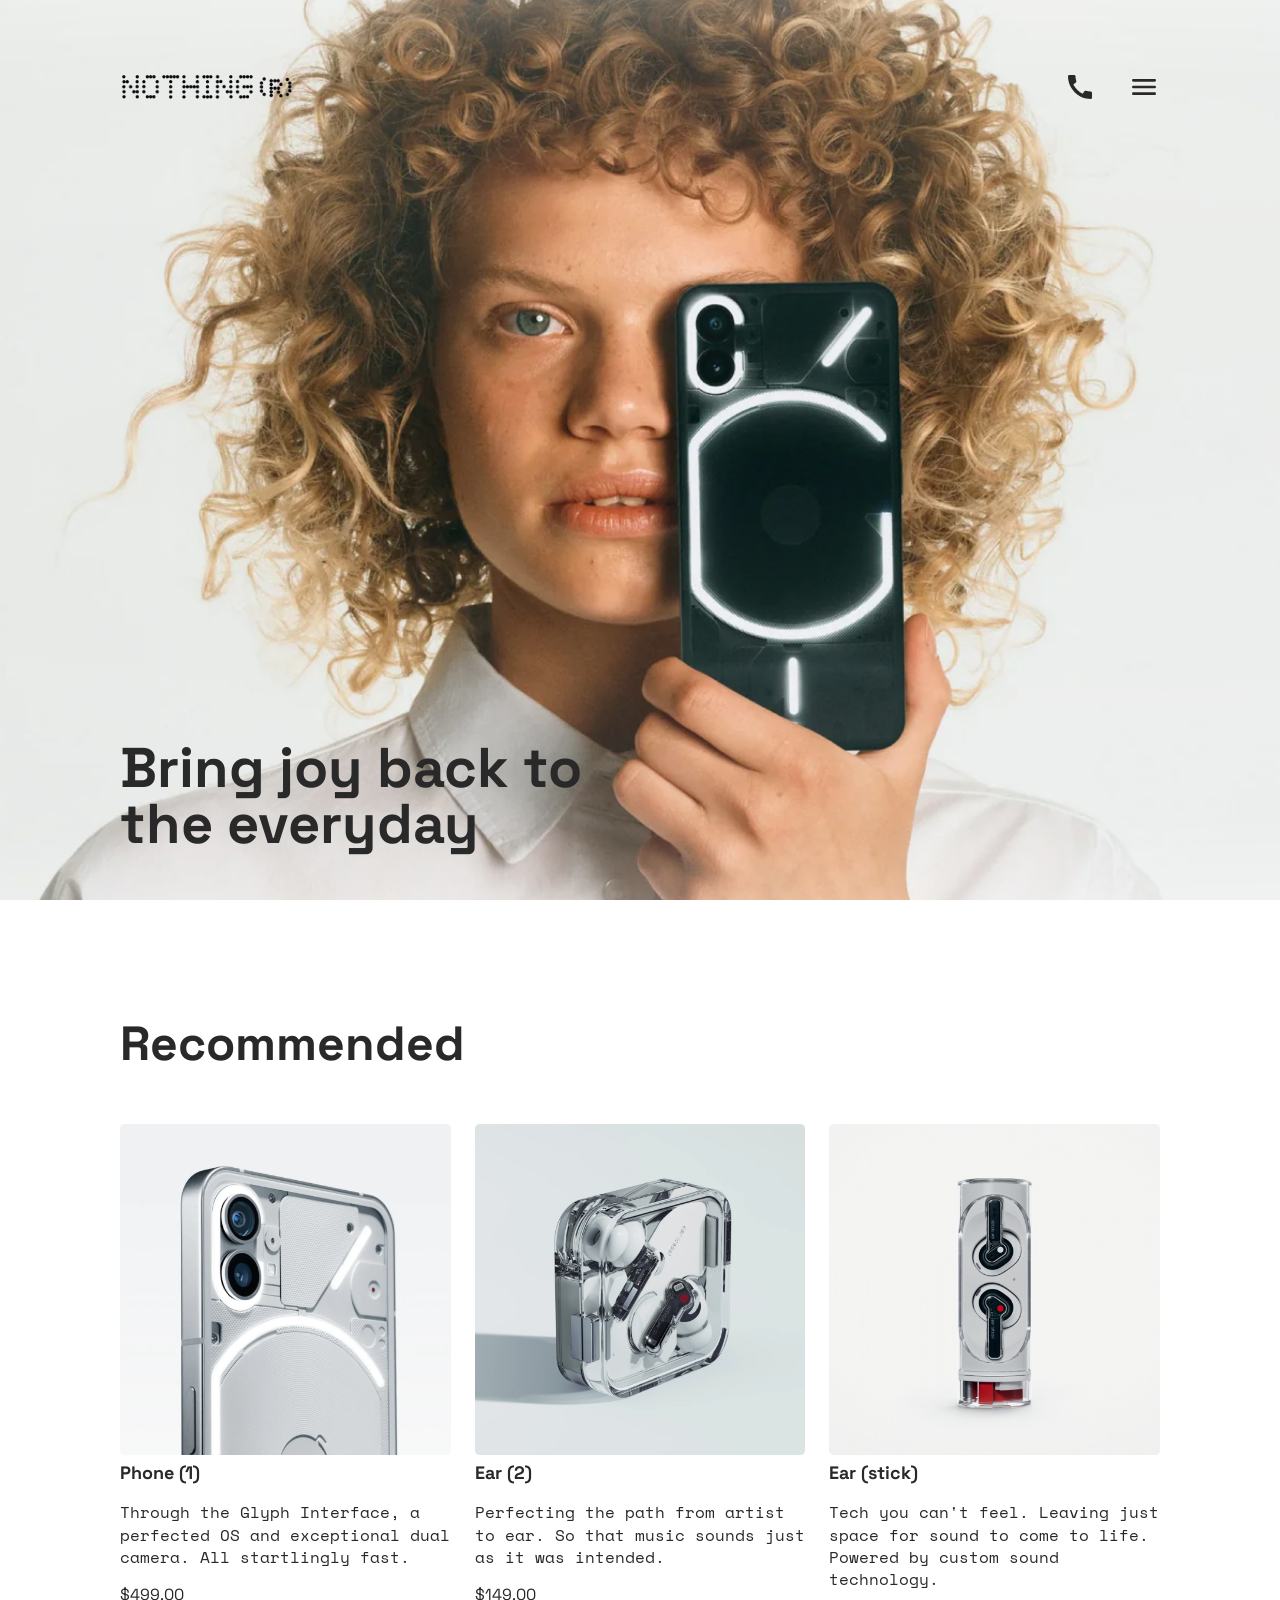
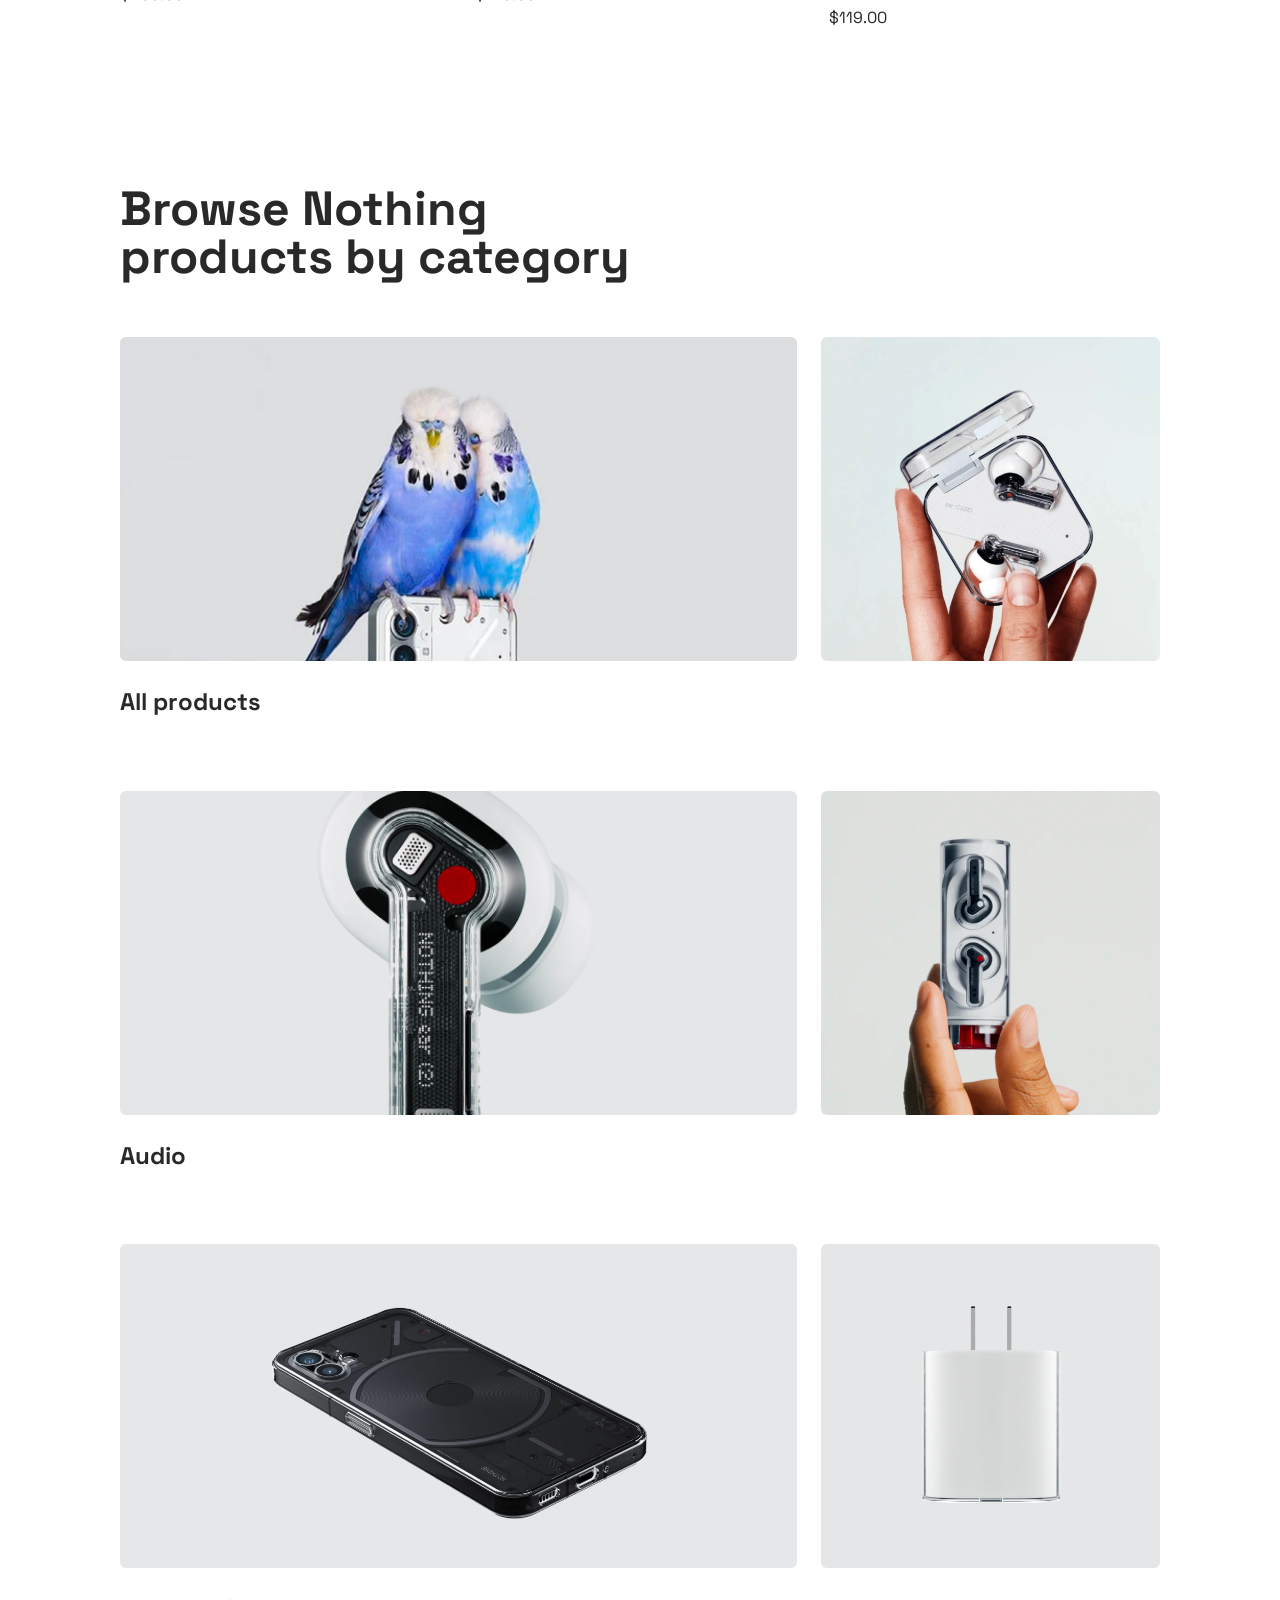
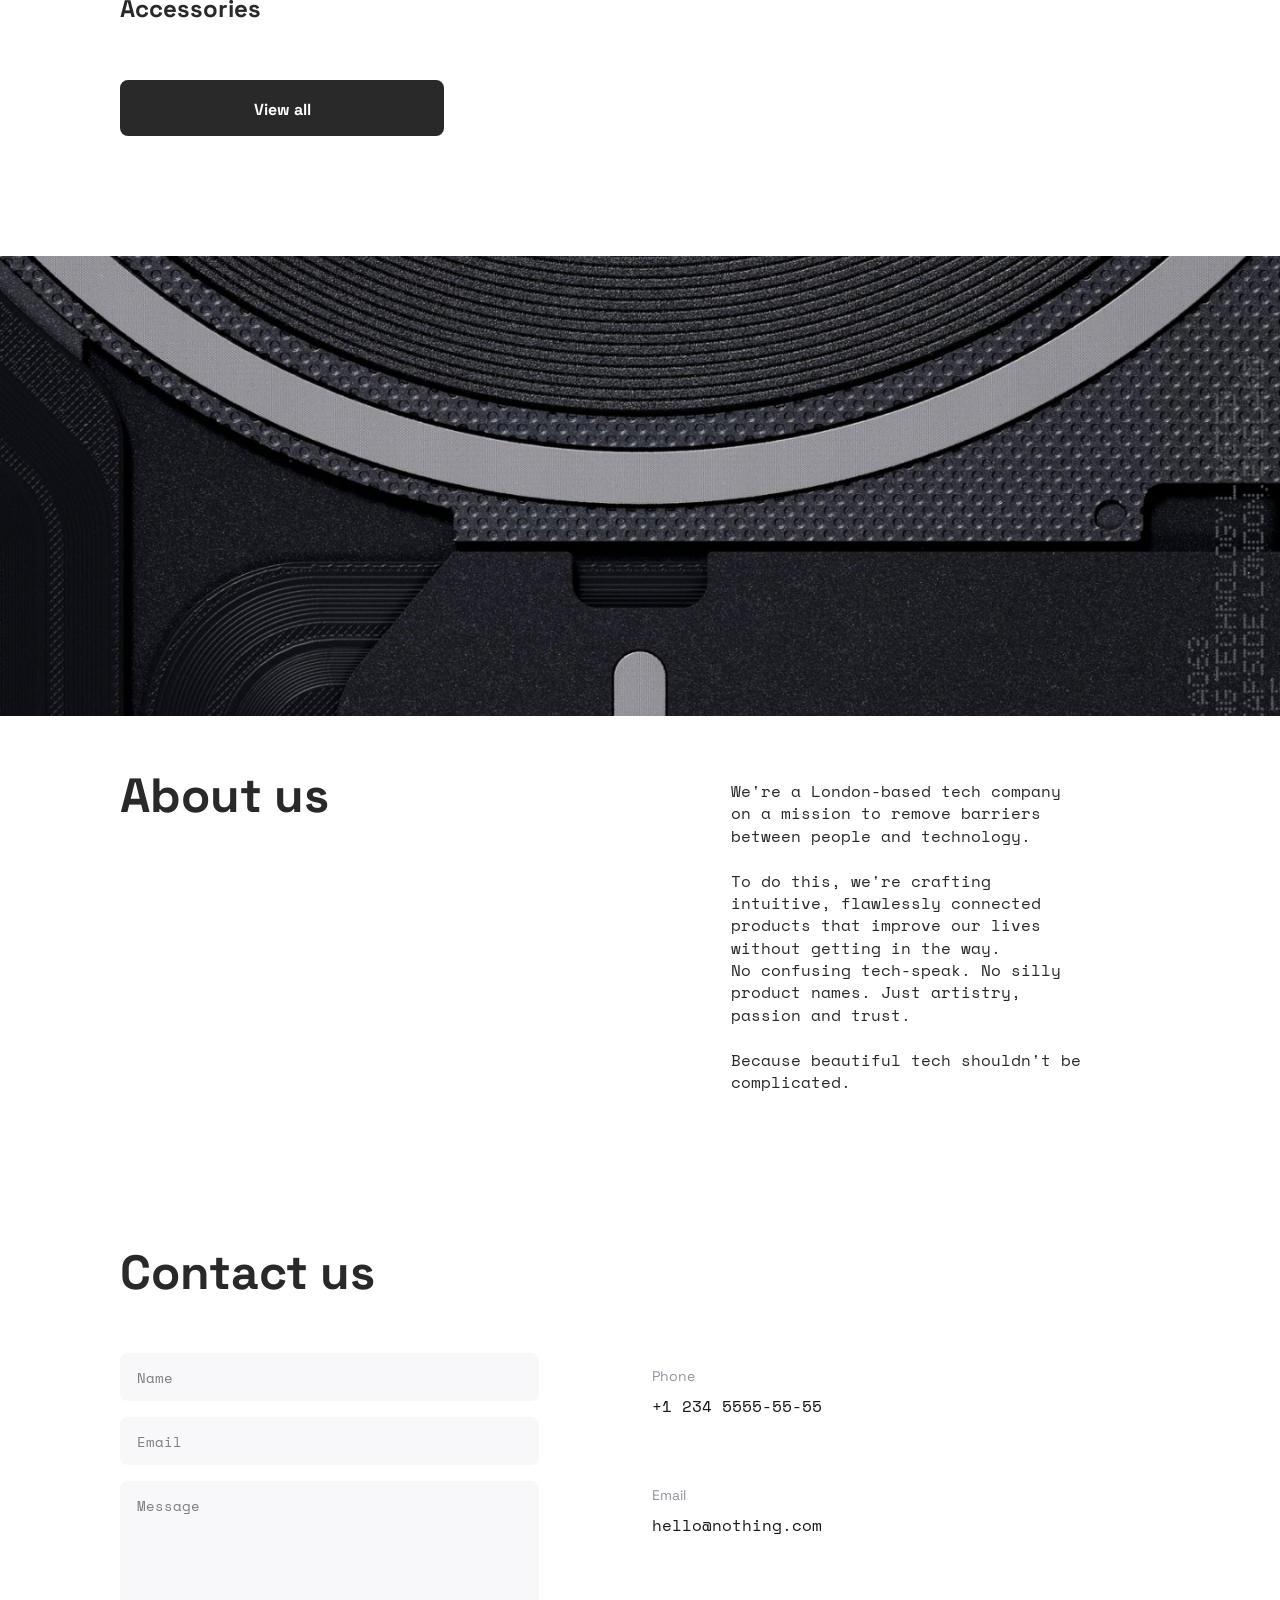
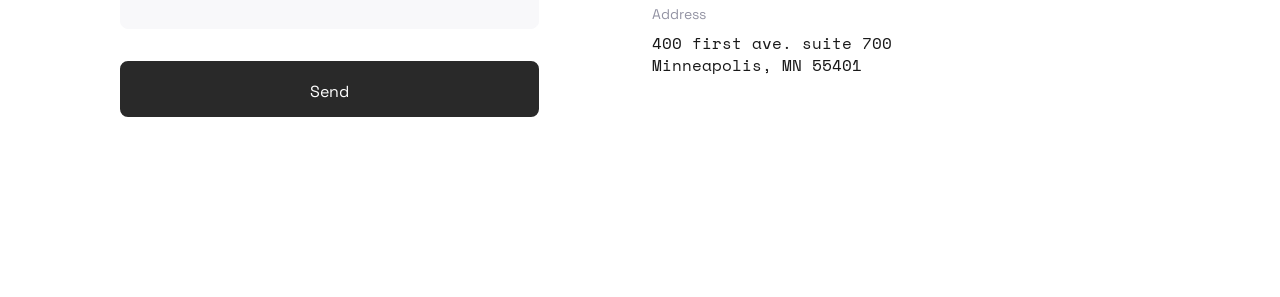
<file: index.html>
<!doctype html><html lang="en" class="page"><head><meta charset="utf-8"><meta name="viewport" content="width=device-width, initial-scale=1.0"><title>Nothing</title><link rel="icon shortcut" href="favicon-nothing.7705c816.png" type="image/x-icon"><link rel="preconnect" href="https://fonts.googleapis.com"><link rel="preconnect" href="https://fonts.gstatic.com"><link href="https://fonts.googleapis.com/css2?family=Space+Grotesk:wght@700&family=Space+Mono&display=swap" rel="stylesheet"><link rel="stylesheet" href="index.9b1d7c71.css"><script src="index.cabb280d.js" defer></script></head><body class="page__body">  <header class="header"> <div class="container"> <div class="header__content"> <div class="top-bar"> <a href="#" class="top-bar__logo-link"> <img src="image%204.161da2dd.svg" alt="Nothing logo" class="top-bar__logo"> </a> <div class="top-bar__icons"> <div class="top-bar__wrap"> <a href="tel:+12345555555" class="icon icon--phone top-bar__wrap--icon"></a> <p class="top-bar__wrap--number"> +1 234 555-55-55 </p> </div> <a href="#menu" class="icon icon--menu"></a> </div> </div> <div class="header__bottom"> <h1 class="header__title"> Bring joy back to <br> the everyday </h1> </div> </div> </div> </header>  <aside class="menu page__menu" id="menu"> <div class="container"> <div class="menu__top top-bar"> <a href="#" class="top-bar__logo-link"> <img class="top-bar__logo" src="logo.ca9253ce.svg" alt="Nothing logo"> </a> <a href="#" class="icon icon--close"></a> </div> <div class="menu__bottom"> <nav class="menu__nav nav"> <ul class="nav__list"> <li class="nav__item"> <a href="#recommended" class="nav__link">Recommended</a> </li> <li class="nav__item"> <a href="#categories" class="nav__link">Categories</a> </li> <li class="nav__item"> <a href="#about-us" class="nav__link">About us</a> </li> <li class="nav__item"> <a href="#contacts" class="nav__link">Contact us</a> </li> </ul> </nav> <a href="tel:+12345555555" class="menu__phone-number">+1 234 5555-55-55</a> <a href="tel:+12345555555" class="menu__call-to-order">call to order</a> </div> </div> </aside>  <main class="main"> <div class="container"> <div class="main__content">  <section class="recommended" id="recommended"> <h2 class="section-title">Recommended</h2> <div class="recommended__products"> <article class="product recommended__product"> <img src="phone.f11992e1.png" alt="Phone (1)" class="product__photo"> <h3 class="product__title"> <a href="#">Phone (1)</a> </h3> <p class="product__category"> Through the Glyph Interface, a perfected OS and exceptional dual camera. All startlingly fast. </p> <p class="product__price">$499.00</p> </article> <article class="product recommended__product"> <img src="ear.35d47e1b.png" alt="Ear (2)" class="product__photo"> <h3 class="product__title"> <a href="#">Ear (2)</a> </h3> <p class="product__category"> Perfecting the path from artist to ear. So that music sounds just as it was intended. </p> <p class="product__price">$149.00</p> </article> <article class="product recommended__product"> <img src="ear-stick.18113d42.png" alt="Ear (stick)" class="product__photo"> <h3 class="product__title"> <a href="#">Ear (stick)</a> </h3> <p class="product__category"> Tech you can't feel. Leaving just space for sound to come to life. Powered by custom sound technology. </p> <p class="product__price">$119.00</p> </article> </div> </section>  <section class="categories" id="categories"> <h2 class="section-title"> Browse Nothing <br> products by category </h2> <div class="categories__wrapper"> <article class="category"> <div class="category__photos"> <a href="#" class="category__link category__link--wide"> <img src="ca74aa7ea1c1e7e2c40319ee509f14b6b2d6cc15.8c8a504f.png" alt="All products" class="category__photo"> </a> <a href="#" class="category__link category__link--square"> <img src="1db22bb268240f1aeb7bb925193192bfa5df5d89.05a4861f.png" alt="All products" class="category__photo"> </a> </div> <h3 class="category__title">All products</h3> </article> <article class="category"> <div class="category__photos"> <a href="#" class="category__link category__link--wide"> <img src="5571ac939838de835786f4db2703c42170c0e5bd.8d5d054e.png" alt="Audio" class="category__photo"> </a> <a href="#" class="category__link category__link--square"> <img src="cf5456fee027dca3a171f706f6ed9d6070e30dea.7d30fa50.png" alt="Audio" class="category__photo"> </a> </div> <h3 class="category__title">Audio</h3> </article> <article class="category"> <div class="category__photos"> <a href="#" class="category__link category__link--wide"> <img src="7b912b4730686e21994c057c426b994c3fcc1f94.5bc2a0e1.png" alt="Accessories" class="category__photo"> </a> <a href="#" class="category__link category__link--square"> <img src="ac906e3315aec494d61c506d9db0d86cdb2afc64.36f81ca9.png" alt="Accessories" class="category__photo"> </a> </div> <h3 class="category__title">Accessories</h3> </article> </div> <div class="categories__button-wrap"> <a href="#" class="button categories__button">View all</a> </div> </section> </div> </div> </main>  <footer class="footer"> <div class="footer__image"></div> <div class="footer__content"> <section class="about-us" id="about-us"> <h2 class="about-us__section-title section-title"> About us </h2> <p class="about-us__description"> We're a London-based tech company on a mission to remove barriers between people and technology. <br><br> To do this, we're crafting intuitive, flawlessly connected products that improve our lives without getting in the way. <br> No confusing tech-speak. No silly product names. Just artistry, passion and trust. <br><br> Because beautiful tech shouldn't be complicated. </p> </section> <section class="contacts" id="contacts"> <h2 class="section-title">Contact us</h2> <div class="contact-us__gridWrapper"> <form class="contact-us__input-form" onsubmit="this.reset(); return false;"> <input type="text" placeholder="Name" required> <input type="email" placeholder="Email" required> <textarea placeholder="Message" required></textarea> <button class="button">Send</button> </form> <div class="contact-us__contacts"> <div> <h3>Phone</h3> <a href="tel:+12345555555"> +1 234 5555-55-55 </a> </div> <div> <h3>Email</h3> <a href="mailto:hello@nothing.com"> hello@nothing.com </a> </div> <div> <h3>Address</h3> <a href="https://maps.google.com/?q=400+first+ave+suite+700+Minneapolis+MN+55401" target="_blank"> 400 first ave. suite 700<br> Minneapolis, MN 55401 </a> </div> </div> </div> </section> </div> </footer> </body></html>
</file>
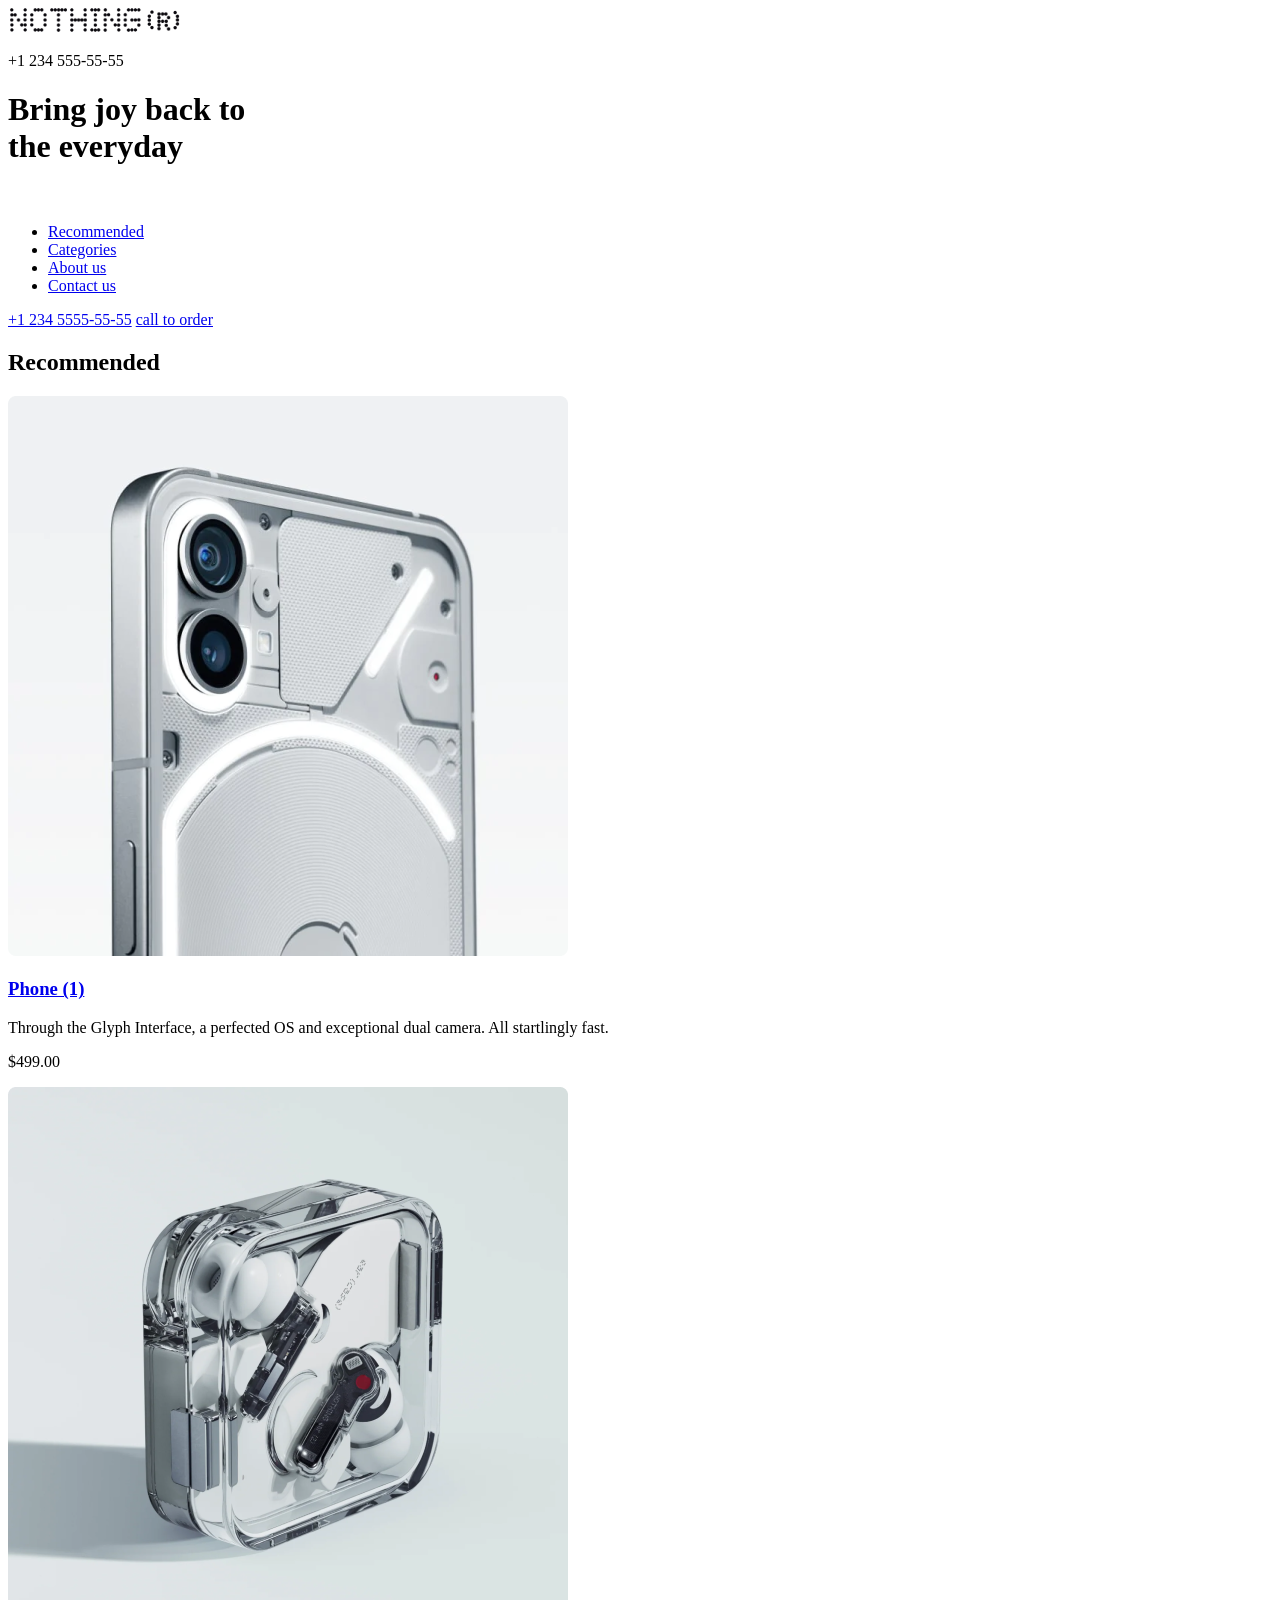
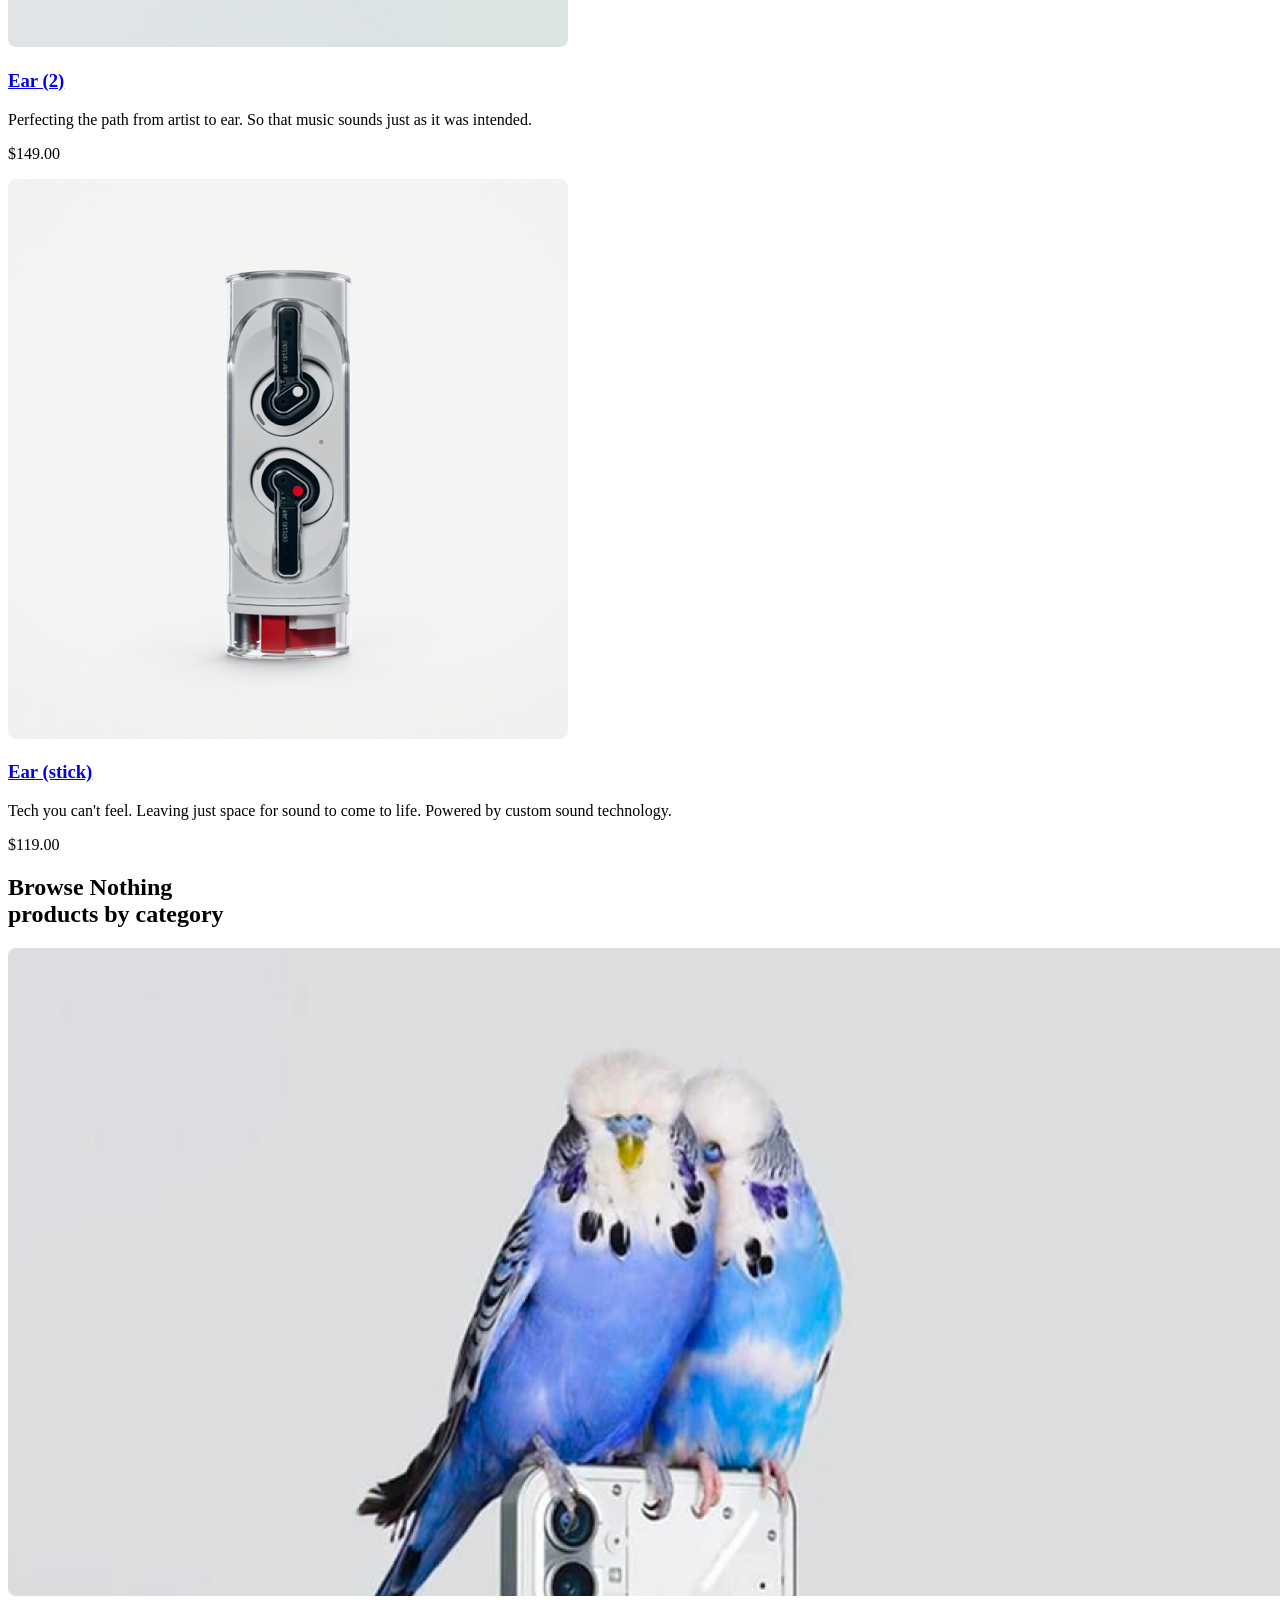
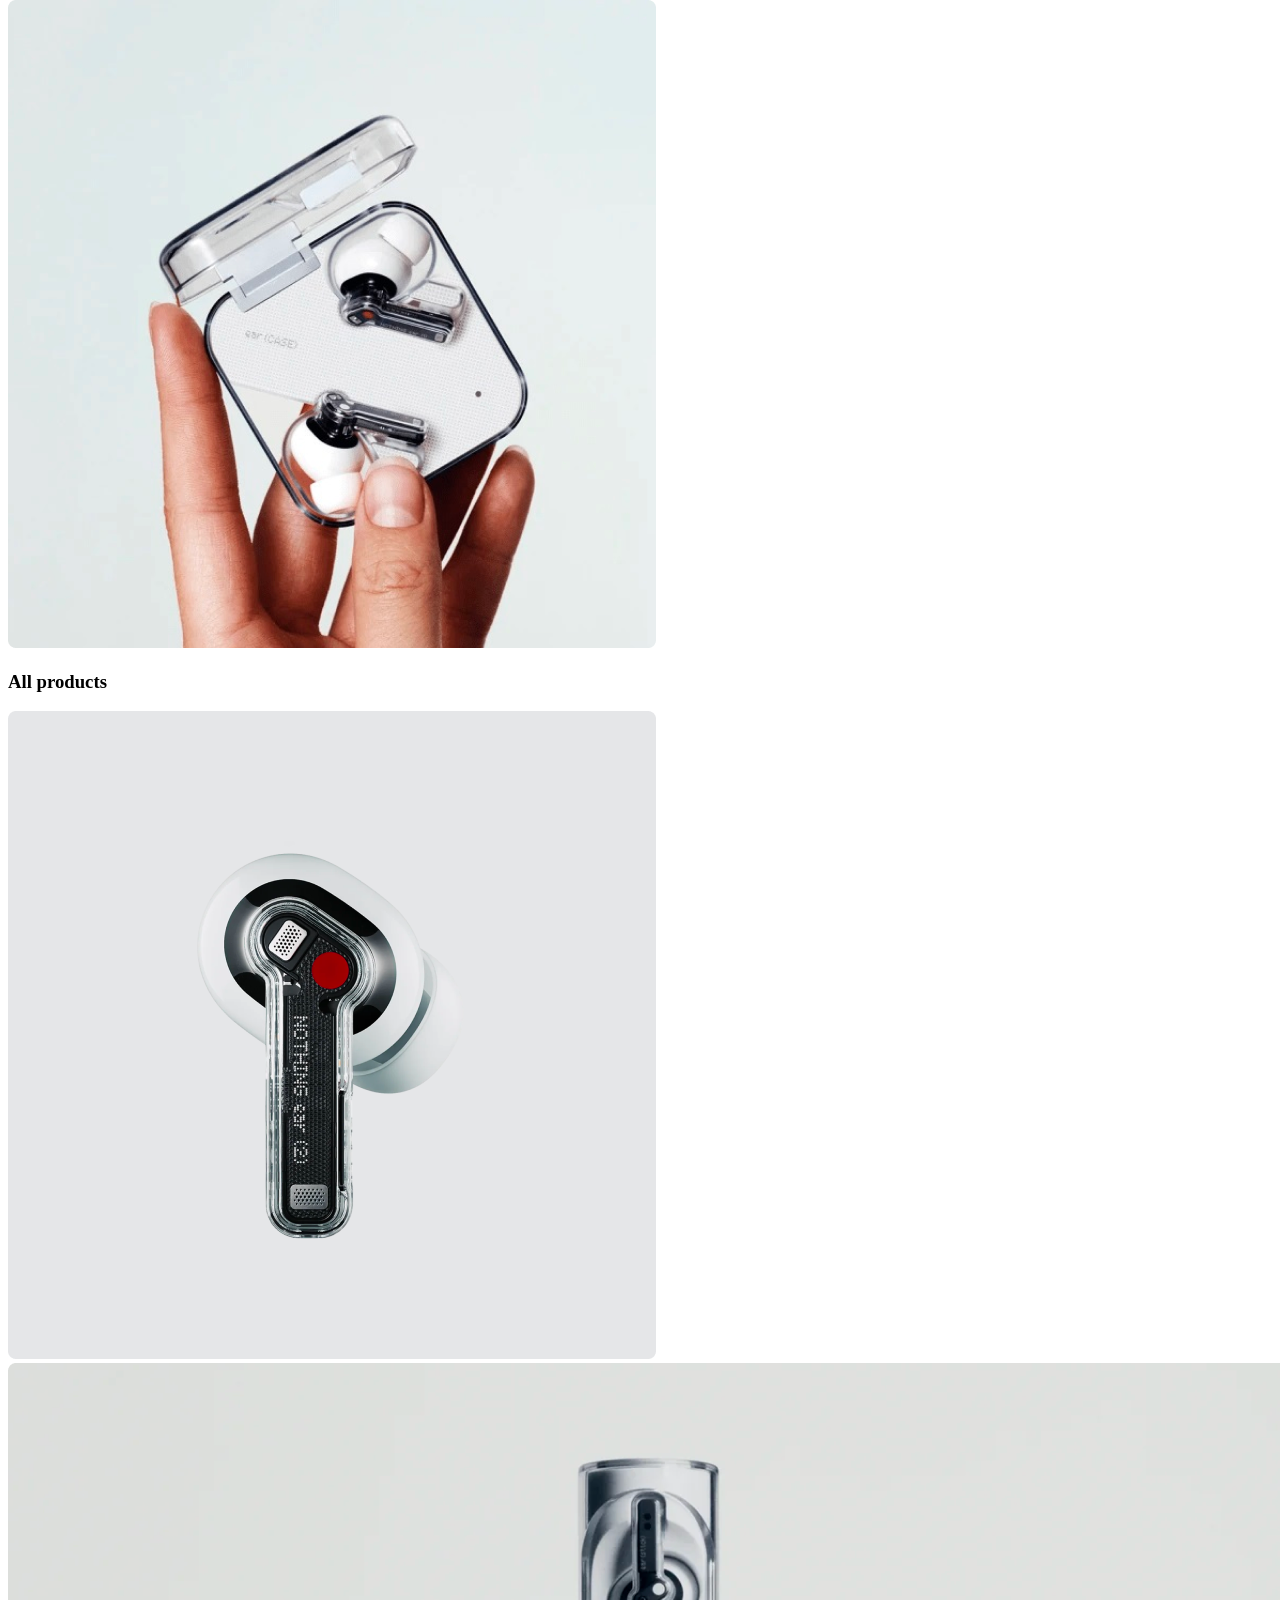
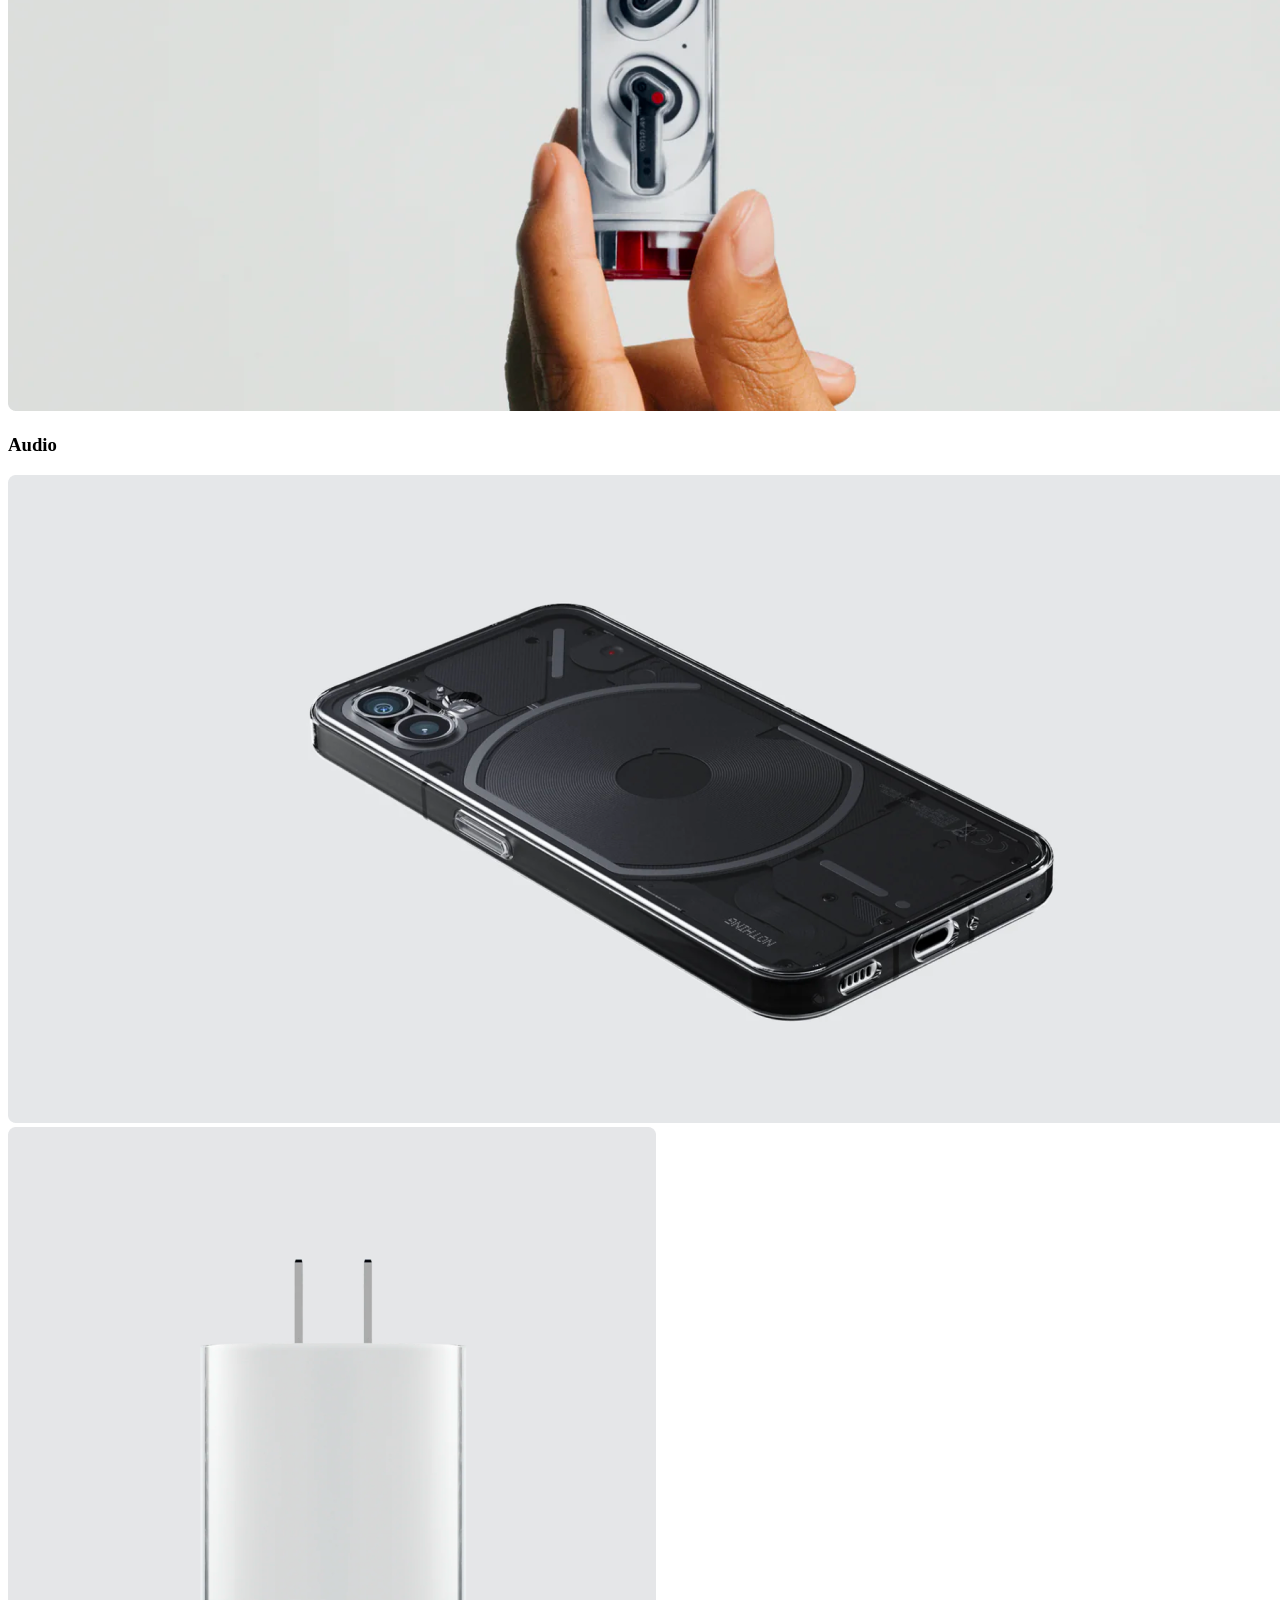
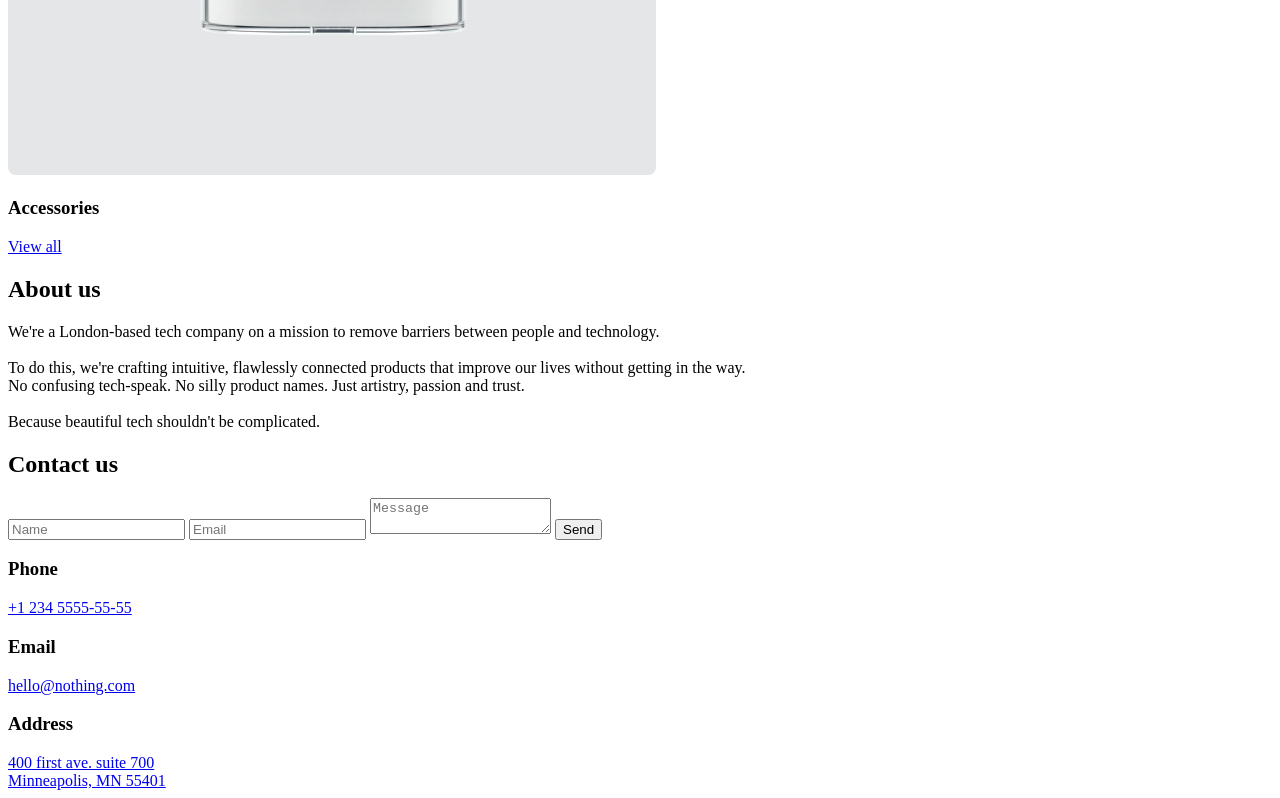
<file: src/index.html>
<!doctype html>
<html lang="en" class="page">
  <head>
    <meta charset="UTF-8" />
    <meta
      name="viewport"
      content="width=device-width, initial-scale=1.0"
    />
    <title>Nothing</title>

    <link
      rel="shortcut icon"
      href="./images/icons/favicon-nothing.png"
      type="image/x-icon"
    />
    <link
      rel="preconnect"
      href="https://fonts.googleapis.com"
    />
    <link
      rel="preconnect"
      href="https://fonts.gstatic.com"
    />
    <link
      href="https://fonts.googleapis.com/css2?family=Space+Grotesk:wght@700&family=Space+Mono&display=swap"
      rel="stylesheet"
    />

    <link
      rel="stylesheet"
      href="./styles/style.scss"
    />
    <script
      src="scripts/main.js"
      defer
    ></script>
  </head>

  <body class="page__body">
    <!-- HEADER -->
    <header class="header">
      <div class="container">
        <div class="header__content">
          <div class="top-bar">
            <a
              href="#"
              class="top-bar__logo-link"
            >
              <img
                src="images/icons/image 4.svg"
                alt="Nothing logo"
                class="top-bar__logo"
              />
            </a>

            <div class="top-bar__icons">
              <div class="top-bar__wrap">
                <a
                  href="tel:+12345555555"
                  class="top-bar__wrap--icon icon icon--phone"
                ></a>
                <p class="top-bar__wrap--number">
                  +1 234 555-55-55
                </p>
              </div>
              <a
                href="#menu"
                class="icon icon--menu"
              ></a>
            </div>
          </div>

          <div class="header__bottom">
            <h1 class="header__title">
              Bring joy back to
              <br />
              the everyday
            </h1>
          </div>
        </div>
      </div>
    </header>

    <!-- MENU -->
    <aside
      class="page__menu menu"
      id="menu"
    >
      <div class="container">
        <div class="top-bar menu__top">
          <a
            href="#"
            class="top-bar__logo-link"
          >
            <img
              class="top-bar__logo"
              src="./images/icons/logo.svg"
              alt="Nothing logo"
            />
          </a>
          <a
            href="#"
            class="icon icon--close"
          ></a>
        </div>

        <div class="menu__bottom">
          <nav class="nav menu__nav">
            <ul class="nav__list">
              <li class="nav__item">
                <a
                  href="#recommended"
                  class="nav__link"
                >Recommended</a>
              </li>
              <li class="nav__item">
                <a
                  href="#categories"
                  class="nav__link"
                >Categories</a>
              </li>
              <li class="nav__item">
                <a
                  href="#about-us"
                  class="nav__link"
                >About us</a>
              </li>
              <li class="nav__item">
                <a
                  href="#contacts"
                  class="nav__link"
                >Contact us</a>
              </li>
            </ul>
          </nav>

          <a
            href="tel:+12345555555"
            class="menu__phone-number"
          >+1 234 5555-55-55</a>
          <a
            href="tel:+12345555555"
            class="menu__call-to-order"
          >call to order</a>
        </div>
      </div>
    </aside>

    <!-- MAIN -->
    <main class="main">
      <div class="container">
        <div class="main__content">

          <!-- RECOMMENDED -->
          <section
            class="recommended"
            id="recommended"
          >
            <h2 class="section-title">Recommended</h2>

            <div class="recommended__products">
              <article class="product recommended__product">
                <img
                  src="./images/products/phone.png"
                  alt="Phone (1)"
                  class="product__photo"
                />
                <h3 class="product__title">
                  <a href="#">Phone (1)</a>
                </h3>
                <p class="product__category">
                  Through the Glyph Interface, a perfected OS and exceptional dual camera.
                  All startlingly fast.
                </p>
                <p class="product__price">$499.00</p>
              </article>

              <article class="product recommended__product">
                <img
                  src="./images/products/ear.png"
                  alt="Ear (2)"
                  class="product__photo"
                />
                <h3 class="product__title">
                  <a href="#">Ear (2)</a>
                </h3>
                <p class="product__category">
                  Perfecting the path from artist to ear.
                  So that music sounds just as it was intended.
                </p>
                <p class="product__price">$149.00</p>
              </article>

              <article class="product recommended__product">
                <img
                  src="./images/products/ear-stick.png"
                  alt="Ear (stick)"
                  class="product__photo"
                />
                <h3 class="product__title">
                  <a href="#">Ear (stick)</a>
                </h3>
                <p class="product__category">
                  Tech you can't feel. Leaving just
                  space for sound to come to life. Powered by custom sound technology.
                </p>
                <p class="product__price">$119.00</p>
              </article>
            </div>
          </section>

          <!-- CATEGORIES -->
          <section
            class="categories"
            id="categories"
          >
            <h2 class="section-title">
              Browse Nothing <br /> products by category
            </h2>

            <div class="categories__wrapper">
              <article class="category">
                <div class="category__photos">
                  <a
                    href="#"
                    class="category__link category__link--wide"
                  >
                    <img
                      src="./images/pictured-categories/ca74aa7ea1c1e7e2c40319ee509f14b6b2d6cc15.png"
                      alt="All products"
                      class="category__photo"
                    />
                  </a>
                  <a
                    href="#"
                    class="category__link category__link--square"
                  >
                    <img
                      src="./images/pictured-categories/1db22bb268240f1aeb7bb925193192bfa5df5d89.png"
                      alt="All products"
                      class="category__photo"
                    />
                  </a>
                </div>
                <h3 class="category__title">All products</h3>
              </article>

              <article class="category">
                <div class="category__photos">
                  <a
                    href="#"
                    class="category__link category__link--wide"
                  >
                    <img
                      src="./images/pictured-categories/5571ac939838de835786f4db2703c42170c0e5bd.png"
                      alt="Audio"
                      class="category__photo"
                    />
                  </a>
                  <a
                    href="#"
                    class="category__link category__link--square"
                  >
                    <img
                      src="./images/pictured-categories/cf5456fee027dca3a171f706f6ed9d6070e30dea.png"
                      alt="Audio"
                      class="category__photo"
                    />
                  </a>
                </div>
                <h3 class="category__title">Audio</h3>
              </article>

              <article class="category">
                <div class="category__photos">
                  <a
                    href="#"
                    class="category__link category__link--wide"
                  >
                    <img
                      src="./images/pictured-categories/7b912b4730686e21994c057c426b994c3fcc1f94.png"
                      alt="Accessories"
                      class="category__photo"
                    />
                  </a>
                  <a
                    href="#"
                    class="category__link category__link--square"
                  >
                    <img
                      src="./images/pictured-categories/ac906e3315aec494d61c506d9db0d86cdb2afc64.png"
                      alt="Accessories"
                      class="category__photo"
                    />
                  </a>
                </div>
                <h3 class="category__title">Accessories</h3>
              </article>
            </div>

            <div class="categories__button-wrap">
              <a
                href="#"
                class="button categories__button"
              >View all</a>
            </div>
          </section>

        </div>
      </div>
    </main>

    <!-- FOOTER -->
    <footer class="footer">
      <div class="footer__image"></div>

      <div class="footer__content">
        <section
          class="about-us"
          id="about-us"
        >
          <h2 class="section-title about-us__section-title">
            About us
          </h2>
          <p class="about-us__description">
            We're a London-based tech company on a mission to remove barriers between people and technology.
            <br /><br />
            To do this, we're crafting intuitive, flawlessly connected products that improve our lives without getting in the way.
            <br />
            No confusing tech-speak. No silly product names. Just artistry, passion and trust.
            <br /><br />
            Because beautiful tech shouldn't be complicated.
          </p>
        </section>

        <section
          class="contacts"
          id="contacts"
        >
          <h2 class="section-title">Contact us</h2>

          <div class="contact-us__gridWrapper">
            <form
              class="contact-us__input-form"
              onsubmit="this.reset(); return false;"
            >
              <input
                type="text"
                placeholder="Name"
                required
              />
              <input
                type="email"
                placeholder="Email"
                required
              />
              <textarea
                placeholder="Message"
                required
              ></textarea>
              <button class="button">Send</button>
            </form>

            <div class="contact-us__contacts">
              <div>
                <h3>Phone</h3>
                <a href="tel:+12345555555">
                  +1 234 5555-55-55
                </a>
              </div>
              <div>
                <h3>Email</h3>
                <a href="mailto:hello@nothing.com">
                  hello@nothing.com
                </a>
              </div>
              <div>
                <h3>Address</h3>
                <a
                  href="https://maps.google.com/?q=400+first+ave+suite+700+Minneapolis+MN+55401"
                  target="_blank"
                >
                  400 first ave. suite 700<br />
                  Minneapolis, MN 55401
                </a>
              </div>
            </div>
          </div>
        </section>
      </div>
    </footer>
  </body>
</html>
</file>
<file: index.9b1d7c71.css>
.main{background-color:#fff}.main__content{row-gap:96px;padding-top:64px;padding-bottom:64px;display:grid}@media (min-width:576px){.main__content{padding-top:120px;padding-bottom:120px}}h1,h2,h3,.menu{font-family:Space Grotesk,sans-serif;font-weight:700;line-height:100%}h3{line-height:140%}.header{background-image:url(Image.0c366a42.png);background-position:50%;background-size:cover}.header__content{-ms-flex-direction:column;flex-direction:column;-ms-flex-pack:justify;justify-content:space-between;height:100vh;display:-ms-flexbox;display:flex}.header__title{margin:0;font-family:Space Grotesk,sans-serif;font-size:36px;font-style:normal}@media (min-width:576px){.header__title{font-size:48px}}@media (min-width:1024px){.header__title{font-size:56px}}.header__bottom{padding-bottom:40px}@media (min-width:576px){.header__bottom{padding-bottom:48px}}.top-bar{-ms-flex-pack:justify;justify-content:space-between;-ms-flex-align:center;align-items:center;padding-top:24px;padding-bottom:24px;display:-ms-flexbox;display:flex}@media (min-width:576px){.top-bar{padding-top:64px;padding-bottom:64px}}.top-bar__logo{height:16px;transition:transform .25s}.top-bar__logo:hover{transform:scale(1.2)}@media (min-width:576px){.top-bar__logo{height:24px}}.top-bar__logo-link{display:-ms-flexbox;display:flex}.top-bar__icons{-ms-flex-align:center;align-items:center;gap:16px;display:-ms-flexbox;display:flex}@media (min-width:576px){.top-bar__icons{gap:32px}}.top-bar__wrap{-ms-flex-direction:row-reverse;flex-direction:row-reverse;-ms-flex-align:center;align-items:center;gap:8px;display:-ms-flexbox;display:flex}@media (min-width:576px){.top-bar__wrap{gap:14px}}.top-bar__wrap--number{color:#292929;letter-spacing:2px;opacity:0;pointer-events:none;font-family:Inter,sans-serif;font-size:12px;font-weight:700;transition:opacity .25s}@media (max-width:375px){.top-bar__wrap--number{display:none}}.top-bar__wrap--icon:hover+.top-bar__wrap--number{opacity:1}.icon{background-position:50%;background-size:cover;width:24px;height:24px;transition:transform .25s;display:block}.icon:hover{transform:scale(1.2)}@media (min-width:576px){.icon{width:32px;height:32px}}.icon--phone{background-image:url("icon-phone-call (1).657af3f4.svg")}.icon--menu{background-image:url(icon-burger-menu.e9d62ae5.svg)}.icon--menu:hover{background-image:url(icon-burger-menu-hover.9d6e516e.svg)}.icon--close{background-image:url(icon-close.ea5866af.svg)}.page{color:#292929;scroll-behavior:smooth;font-family:Space Mono,monospace;font-size:16px;font-weight:400;line-height:140%}.page__body{min-width:320px;margin:0;overflow-x:hidden}.page__menu{opacity:0;pointer-events:none;transition:all .25s;position:fixed;top:0;left:0;right:0;transform:translateY(-100%)}.page__menu:target{opacity:1;pointer-events:all;transform:translateY(0%)}:has(.page__menu:target){width:100vw;position:fixed;overflow-y:scroll}:has(.page__menu:target) ::-webkit-scrollbar{background-color:#e5e6e8}.menu{box-sizing:border-box;text-transform:uppercase;background-color:#e5e6e8;height:100vh;overflow:auto}.menu__top{z-index:1;background-color:#e5e5e5;margin-bottom:32px;position:sticky;top:0}@media (min-width:576px){.menu__top{margin-bottom:0}}.menu__phone-number{letter-spacing:2px;color:inherit;margin-bottom:16px;font-size:16px;line-height:140%;text-decoration:none;display:block}.menu__call-to-order{letter-spacing:2px;color:inherit;border-bottom:1px solid #292929;width:-moz-fit-content;width:fit-content;padding-bottom:4px;font-size:16px;line-height:140%;text-decoration:none;display:block}.menu__nav{margin-bottom:48px}.nav{text-transform:capitalize}.nav__list{-ms-flex-direction:column;flex-direction:column;gap:32px;margin:0;padding:0;list-style:none;display:-ms-flexbox;display:flex}.nav__link{color:inherit;letter-spacing:2px;cursor:pointer;font-size:22px;line-height:22px;text-decoration:none;position:relative}.nav__link:after{content:"";transform-origin:0;background-color:#292929;width:100%;height:1px;transition:transform .25s;display:block;position:absolute;bottom:-8px;transform:scale(0)}.nav__link:hover:after{transform:scale(1)}.footer__image{background-image:url(before-about-us-picture.5f22fb6d.png);background-position:50%;background-size:cover;width:100%;height:200px}@media (min-width:576px){.footer__image{height:400px}}@media (min-width:1024px){.footer__image{height:460px}}.footer__content{padding:56px 20px 120px}@media (min-width:576px){.footer__content{padding-left:72px;padding-right:72px}}@media (min-width:1024px){.footer__content{max-width:1600px;margin-left:auto;margin-right:auto;padding-left:120px;padding-right:120px}}.section-title{color:#292929;text-align:left;margin:0 0 48px;font-size:48px;font-style:normal;line-height:48px}@media (min-width:576px){.section-title{margin-bottom:56px;font-size:48px}}@media (min-width:1024px){.section-title{font-size:48px}}.recommended__products{--columns:2;grid-template-columns:repeat(var(--columns),1fr);gap:40px 20px;margin-bottom:60px;display:grid}@media (min-width:576px){.recommended__products{--columns:6;column-gap:24px}}@media (min-width:1024px){.recommended__products{--columns:12}}.recommended__product{grid-column:1/-1;display:block}@media (min-width:576px){.recommended__product{grid-column:1/-1}}@media (min-width:1024px){.recommended__product{grid-column:span 4}}.product{padding-bottom:0}.product__photo{cursor:pointer;width:100%}.product__photo:hover{transition:transform .25s}.product__photo:hover:hover{transform:scale(1.04)}.product__title{margin:0;padding:0;font-family:Space Grotesk,sans-serif;font-size:16px;font-style:normal}@media (min-width:1024px){.product__title{font-size:18px}}.product__title a{color:#292929;cursor:pointer;text-decoration:none}.product__title a:hover{text-shadow:1px 1px 5px #292929}.product__price{margin:0;padding:0;font-family:Space Grotesk,sans-serif}.item-link{color:#292929;cursor:pointer;margin:0;padding:0;font-family:Space Grotesk,sans-serif;text-decoration:none;transition:text-shadow .25s}.item-link:hover{text-shadow:1px 1px 5px #292929}.about-us{--columns:2;grid-template-columns:repeat(var(--columns),1fr);column-gap:20px;margin-bottom:60px;display:grid}@media (min-width:576px){.about-us{--columns:6;column-gap:24px}}@media (min-width:1024px){.about-us{--columns:12}}.about-us__section-title{white-space:nowrap}.about-us__title{grid-column:1/-1;margin-bottom:24px}@media (min-width:576px){.about-us__title{grid-column:1/5}}@media (min-width:1024px){.about-us__title{grid-column:1/7}}.about-us__description{grid-column:1/-1;line-height:140%}@media (min-width:576px){.about-us__description{grid-column:4/7;margin-top:8px;padding-bottom:80px}}@media (min-width:1024px){.about-us__description{grid-column:7/12}}.container{padding-left:20px;padding-right:20px}@media (min-width:576px){.container{padding-left:72px;padding-right:72px}}@media (min-width:1024px){.container{max-width:1600px;margin-left:auto;margin-right:auto;padding-left:120px;padding-right:120px}}.categories>.section-title{max-width:585px}.categories__wrapper{-ms-flex-direction:column;flex-direction:column;gap:40px;display:-ms-flexbox;display:flex}@media (min-width:576px){.categories__wrapper{gap:48px}}.categories__button-wrap{margin-top:30px}.categories__button.button{box-sizing:border-box;letter-spacing:0;text-align:center;border-radius:8px;width:100%;max-width:324px;height:56px;padding-left:48px;padding-right:48px;font-family:Space Grotesk,sans-serif;font-size:16px;font-style:normal;font-weight:700;line-height:56px}.categories .category__photos{grid-template-columns:2fr 1fr;gap:16px;height:130px;margin-bottom:16px;display:grid}@media (min-width:576px){.categories .category__photos{gap:24px;height:184px}}@media (min-width:1024px){.categories .category__photos{height:324px}}.categories .category__link{border-radius:4px;height:100%;transition:transform .25s;display:block;overflow:hidden}.categories .category__link:hover{transform:scale(1.04)}@media (min-width:576px){.categories .category__link{border-radius:6px}}.categories .category__photo{object-fit:cover;width:100%;height:100%;display:block}.categories .category__title{font-size:20px}@media (min-width:576px){.categories .category__title{font-size:24px}}.button{cursor:pointer;color:#fff;text-align:center;background-color:#292929;border:2px solid #292929;border-radius:8px;width:100%;height:56px;font-family:Space Grotesk,sans-serif;font-size:16px;line-height:56px;text-decoration:none;transition:all .25s;display:block}.button:hover{color:#292929;background-color:#f8f8fa;border:2px solid #f0f1f4}.button:active{color:#fff;background-color:#111}.contact-us__gridWrapper{--columns:2;grid-template-columns:repeat(var(--columns),1fr);gap:48px 20px;margin-bottom:60px;display:grid}@media (min-width:576px){.contact-us__gridWrapper{--columns:6;column-gap:24px}}@media (min-width:1024px){.contact-us__gridWrapper{--columns:12}}.contact-us__input-form{-ms-flex-direction:column;flex-direction:column;grid-column:1/-1;display:-ms-flexbox;display:flex}@media (min-width:1024px){.contact-us__input-form{grid-column:1/6}}.contact-us__input-form input,.contact-us__input-form textarea{color:#292929;box-sizing:border-box;cursor:text;background-color:#f8f8fa;border:1px solid #f8f8fa;border-radius:8px;width:100%;padding:14px 16px;font-family:Space Mono,monospace;font-size:14px;font-weight:400;line-height:140%}.contact-us__input-form input:hover,.contact-us__input-form textarea:hover{border-color:#d5d7de}.contact-us__input-form input:focus,.contact-us__input-form textarea:focus{border-color:#292929;outline:none}.contact-us__input-form input::placeholder{color:#7e7e83;font-family:Space Mono,monospace;font-size:14px;font-weight:400;line-height:140%}.contact-us__input-form input::placeholder{color:#7e7e83;font-family:Space Mono,monospace;font-size:14px;font-weight:400;line-height:140%}.contact-us__input-form textarea::placeholder{color:#7e7e83;font-family:Space Mono,monospace;font-size:14px;font-weight:400;line-height:140%}.contact-us__input-form textarea::placeholder{color:#7e7e83;font-family:Space Mono,monospace;font-size:14px;font-weight:400;line-height:140%}.contact-us__input-form input:-webkit-autofill{-webkit-text-fill-color:#292929;transition:background-color 5000s ease-in-out;-webkit-box-shadow:inset 0 0 0 1000px #f8f8fa}.contact-us__input-form input:-webkit-autofill:hover{-webkit-text-fill-color:#292929;transition:background-color 5000s ease-in-out;-webkit-box-shadow:inset 0 0 0 1000px #f8f8fa}.contact-us__input-form input:-webkit-autofill:focus{-webkit-text-fill-color:#292929;transition:background-color 5000s ease-in-out;-webkit-box-shadow:inset 0 0 0 1000px #f8f8fa}.contact-us__input-form textarea:-webkit-autofill{-webkit-text-fill-color:#292929;transition:background-color 5000s ease-in-out;-webkit-box-shadow:inset 0 0 0 1000px #f8f8fa}.contact-us__input-form textarea:-webkit-autofill:hover{-webkit-text-fill-color:#292929;transition:background-color 5000s ease-in-out;-webkit-box-shadow:inset 0 0 0 1000px #f8f8fa}.contact-us__input-form textarea:-webkit-autofill:focus{-webkit-text-fill-color:#292929;transition:background-color 5000s ease-in-out;-webkit-box-shadow:inset 0 0 0 1000px #f8f8fa}.contact-us__input-form input{height:48px;margin-bottom:16px}.contact-us__input-form textarea{resize:none;height:148px;margin-bottom:32px}.contact-us__contacts{grid-column:1/-1;row-gap:14px;display:grid}@media (min-width:1024px){.contact-us__contacts{grid-column:7/-1}}.contact-us__contacts h3{color:#9393a3;margin-bottom:8px;font-family:Space Grotesk,sans-serif;font-size:14px;font-weight:400;line-height:140%}.contact-us__contacts a,.contact-us__contacts p{color:#191919;font-family:Space Mono,monospace;font-size:16px;font-weight:400;line-height:140%;text-decoration:none}.contact-us__contacts a{cursor:pointer}.contact-us__contacts a:hover{text-decoration:underline}
/*# sourceMappingURL=index.9b1d7c71.css.map */
</file>
